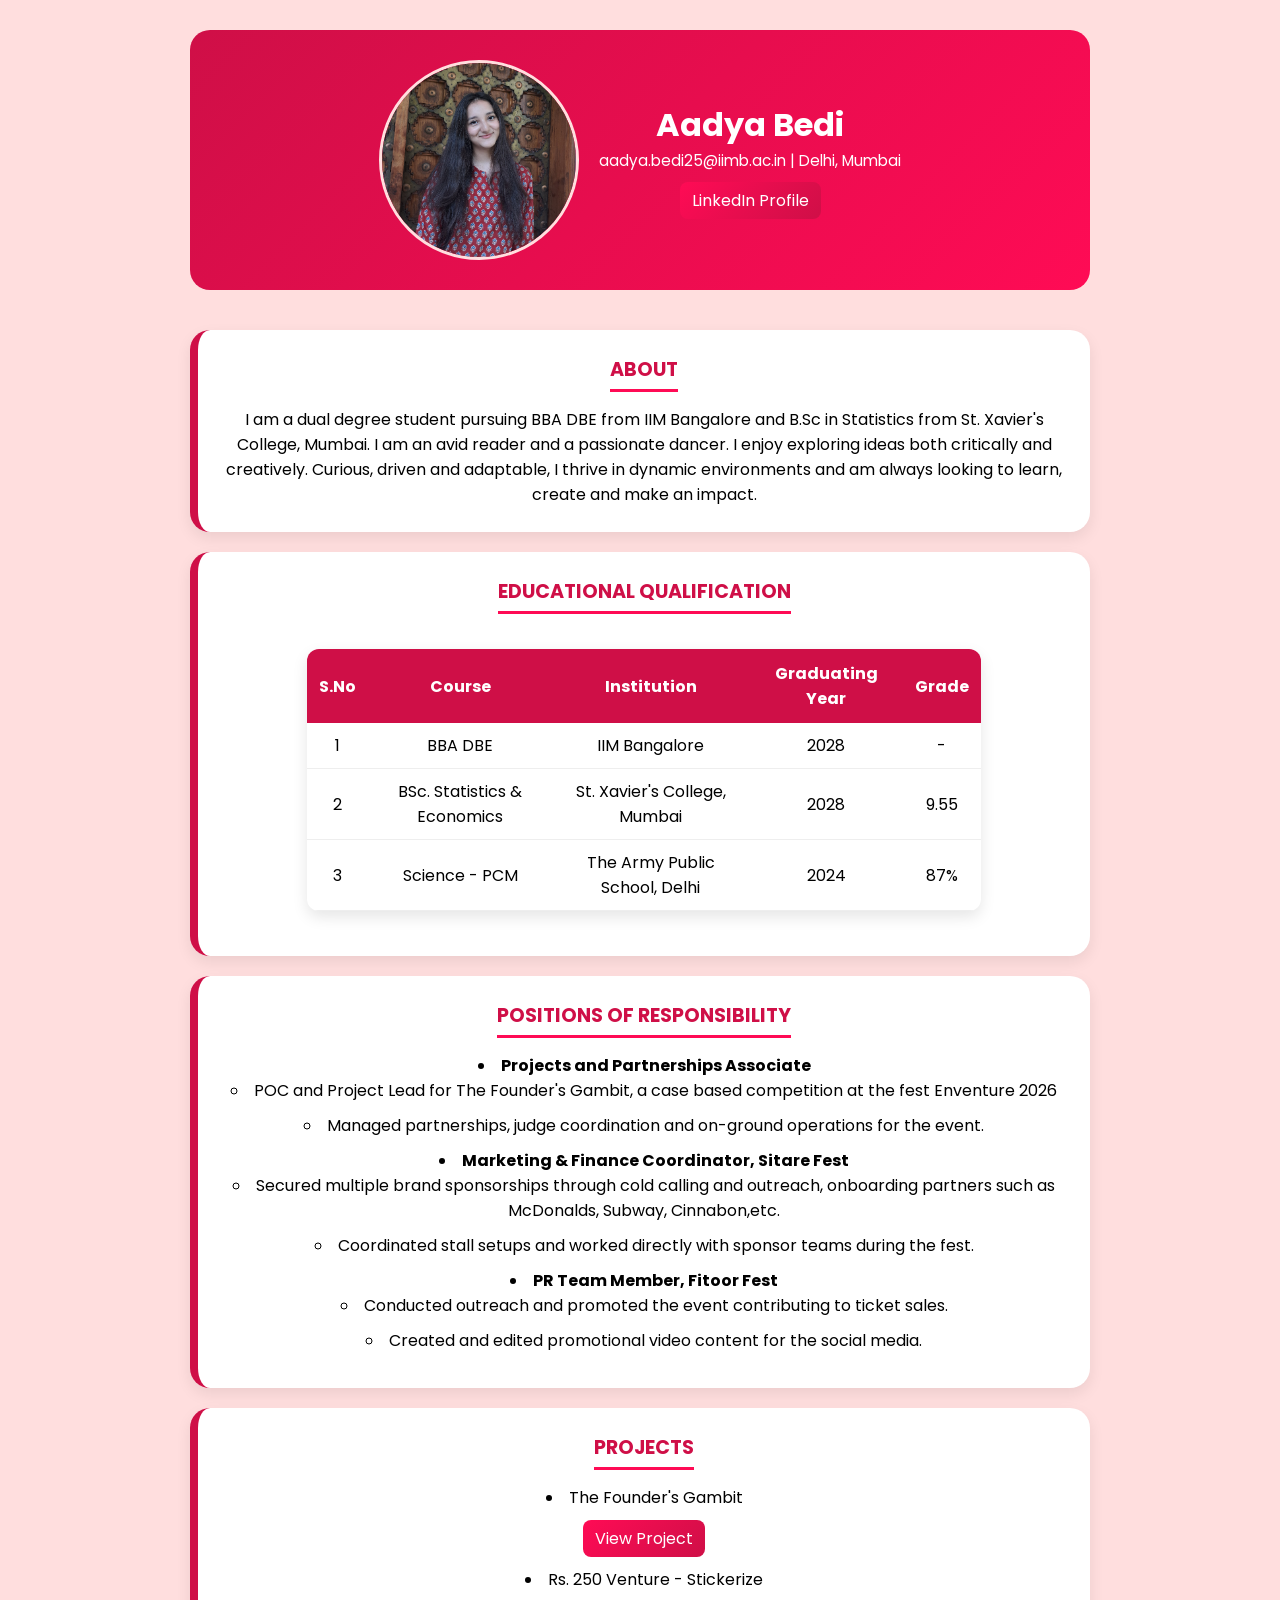
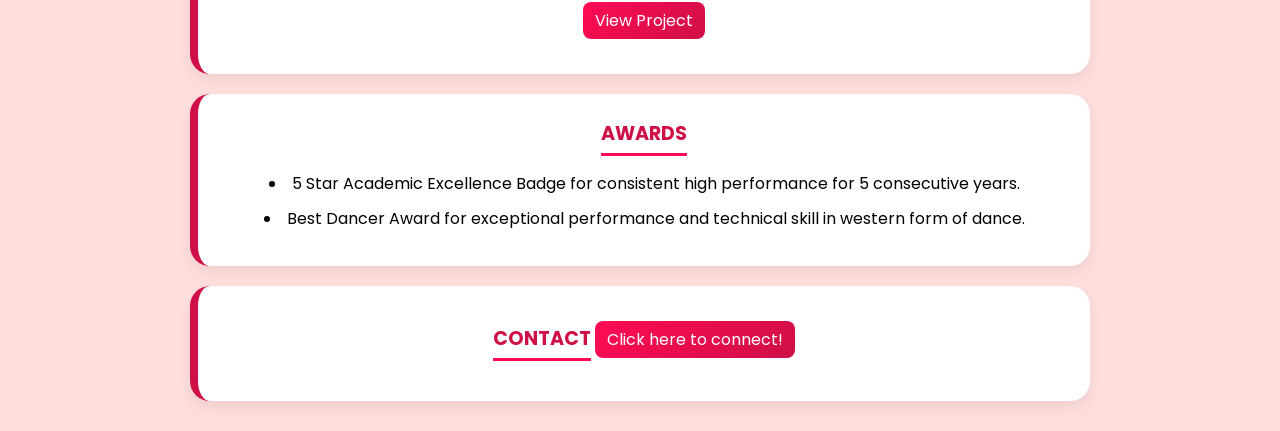
<file: index.html>
<!DOCTYPE html>
<html lang="en">
<head>
    <meta charset="UTF-8">
    <meta name="viewport" content="width=device-width, initial-scale=1.0">
    <title>Aadya Portfolio</title>

    <link rel="stylesheet" href="style.css">
    <link href="https://fonts.googleapis.com/css2?family=Poppins:wght@300;400;600&display=swap" rel="stylesheet">
</head>

<body>

    
    <header class="hero">
        <img src="./20251017_154340~3.jpg" alt="Photo of Aadya Bedi">
        <div class="hero-text">
            <h1>Aadya Bedi</h1>
            <p>aadya.bedi25@iimb.ac.in | Delhi, Mumbai</p>
            <a href="https://in.linkedin.com/in/aadya-bedi-83b111385">LinkedIn Profile</a>
        </div>
    </header>

    
    <section class="about-section">
    <h3 class="section-title">About</h3>
    <p>
        I am a dual degree student pursuing BBA DBE from IIM Bangalore and B.Sc in Statistics from St. Xavier's College, Mumbai.
        I am an avid reader and a passionate dancer. I enjoy exploring ideas both critically and creatively.
        Curious, driven and adaptable, I thrive in dynamic environments and am always looking to learn, create and make an impact.
 
    </p>
</section>
              
        
   
   
    <section>
        <h3 class="section-title">Educational Qualification</h3>
        <table>
            <tr>
                <th>S.No</th>
                <th>Course</th>
                <th>Institution</th>
                <th>Graduating Year</th>
                <th>Grade</th>
            </tr>
            <tr>
                <td>1</td>
                <td>BBA DBE</td>
                <td>IIM Bangalore</td>
                <td>2028</td>
                <td>-</td>
            </tr>
            <tr>
                <td>2</td>
                <td>BSc. Statistics & Economics</td>
                <td>St. Xavier's College, Mumbai</td>
                <td>2028</td>
                <td>9.55</td>
            </tr>
            <tr>
                <td>3</td>
                <td>Science - PCM</td>
                <td>The Army Public School, Delhi</td>
                <td>2024</td>
                <td>87%</td>
            </tr>
        </table>
    </section>

    
    <section>
        <h3 class="section-title">Positions of Responsibility</h3>
        <ul>
            <li>
                <strong>Projects and Partnerships Associate</strong>
                <ul>
                    <li>POC and Project Lead for The Founder's Gambit, a case based competition at the fest Enventure 2026</li>
                    <li>Managed partnerships, judge coordination and on-ground operations for the event.</li>
                </ul>
            </li>

            <li>
                <strong>Marketing & Finance Coordinator, Sitare Fest</strong>
                <ul>
                    <li>Secured multiple brand sponsorships through cold calling and outreach, onboarding partners such as McDonalds, Subway, Cinnabon,etc.</li>
                    <li>Coordinated stall setups and worked directly with sponsor teams during the fest. </li>
                </ul>
            </li>

            <li>
                <strong>PR Team Member, Fitoor Fest</strong>
                <ul>
                    <li>Conducted outreach and promoted the event contributing to ticket sales. </li>
                    <li>Created and edited promotional video content for the social media.</li>
                </ul>
            </li>
        </ul>
    </section>

    
    <section>
        <h3 class="section-title">Projects</h3>
        <ul>
            <li>
                The Founder's Gambit <br>
                <a href="./foundersgambit.html">View Project</a>
            </li>
            <li>
                Rs. 250 Venture - Stickerize <br>
                <a href="./stickerize.html">View Project</a>
            </li>
        </ul>
    </section>

    <section>
        <h3 class="section-title">Awards</h3>
        <ul>
            <li>5 Star Academic Excellence Badge for consistent high performance for 5 consecutive years. </li>
            <li>Best Dancer Award for exceptional performance and technical skill in western form of dance.</li>
        </ul>
    </section>

   
    <section>
        <h3 class="section-title">Contact</h3>
        <a href="./connect.html">Click here to connect! </a>
    </section>

</body>
</html>
</file>
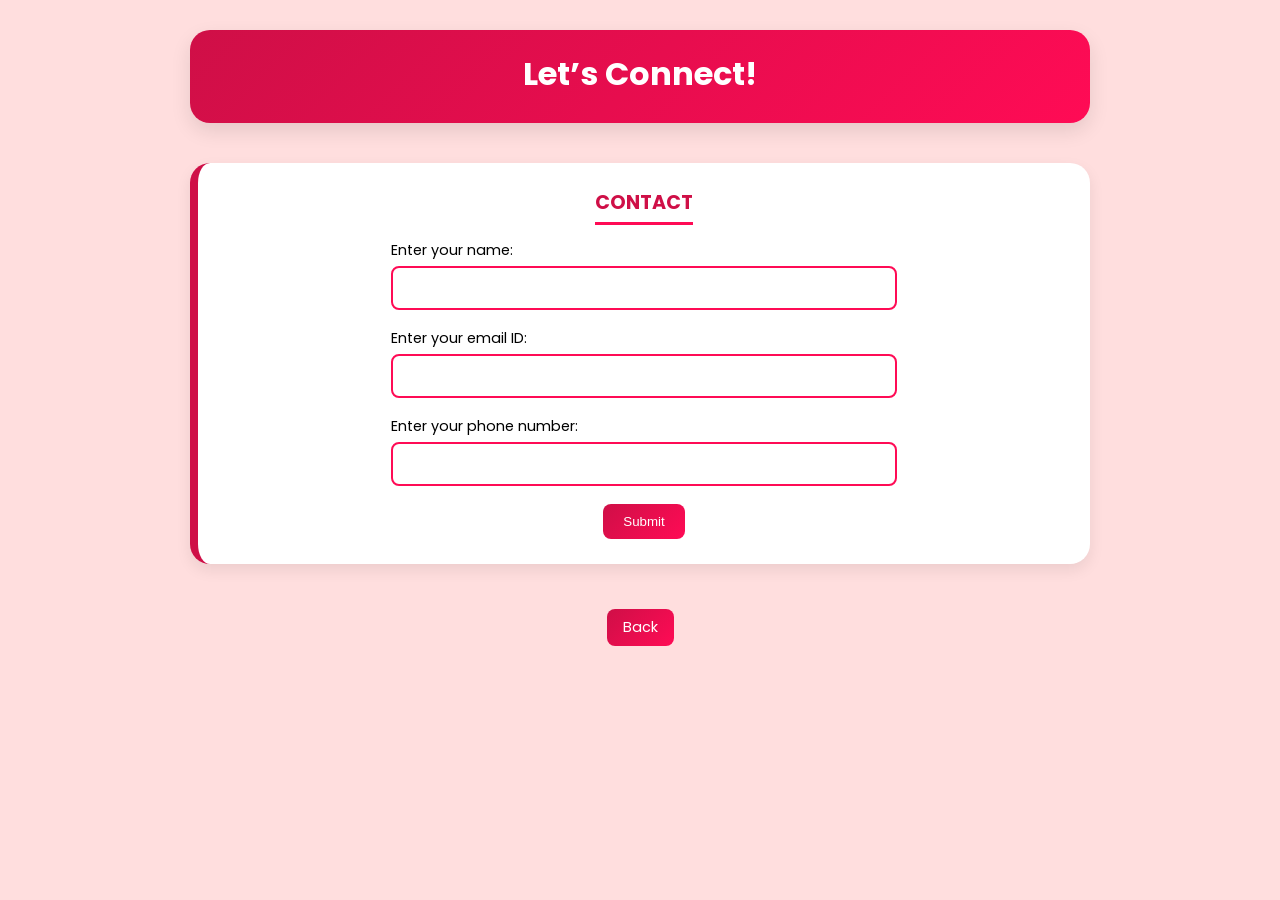
<file: connect.html>
<!DOCTYPE html>
<html lang="en">
<head>
    <meta charset="UTF-8">
    <meta name="viewport" content="width=device-width, initial-scale=1.0">
    <title>Connect</title>

    <link rel="stylesheet" href="style.css">

    
    <link href="https://fonts.googleapis.com/css2?family=Poppins:wght@300;400;600&display=swap" rel="stylesheet">
</head>

<body>

    
    <div class="title-box">
        <h1>Let’s Connect!</h1>
    </div>

    
    <section>
        <h3 class="section-title">Contact</h3>

        <form class="contact-form">

            <div class="form-group">
                <label>Enter your name:</label>
                <input type="text" name="name" required>
            </div>

            <div class="form-group">
                <label>Enter your email ID:</label>
                <input type="email" name="email" required>
            </div>

            <div class="form-group">
                <label>Enter your phone number:</label>
                <input type="number" name="number" required>
            </div>

            <button type="submit">Submit</button>

        </form>
    </section>

<div style="text-align: center; margin-top: 25px;">
        <a href="index.html" class="back-button">Back</a>
</div>
   

</body>
</html>
</file>
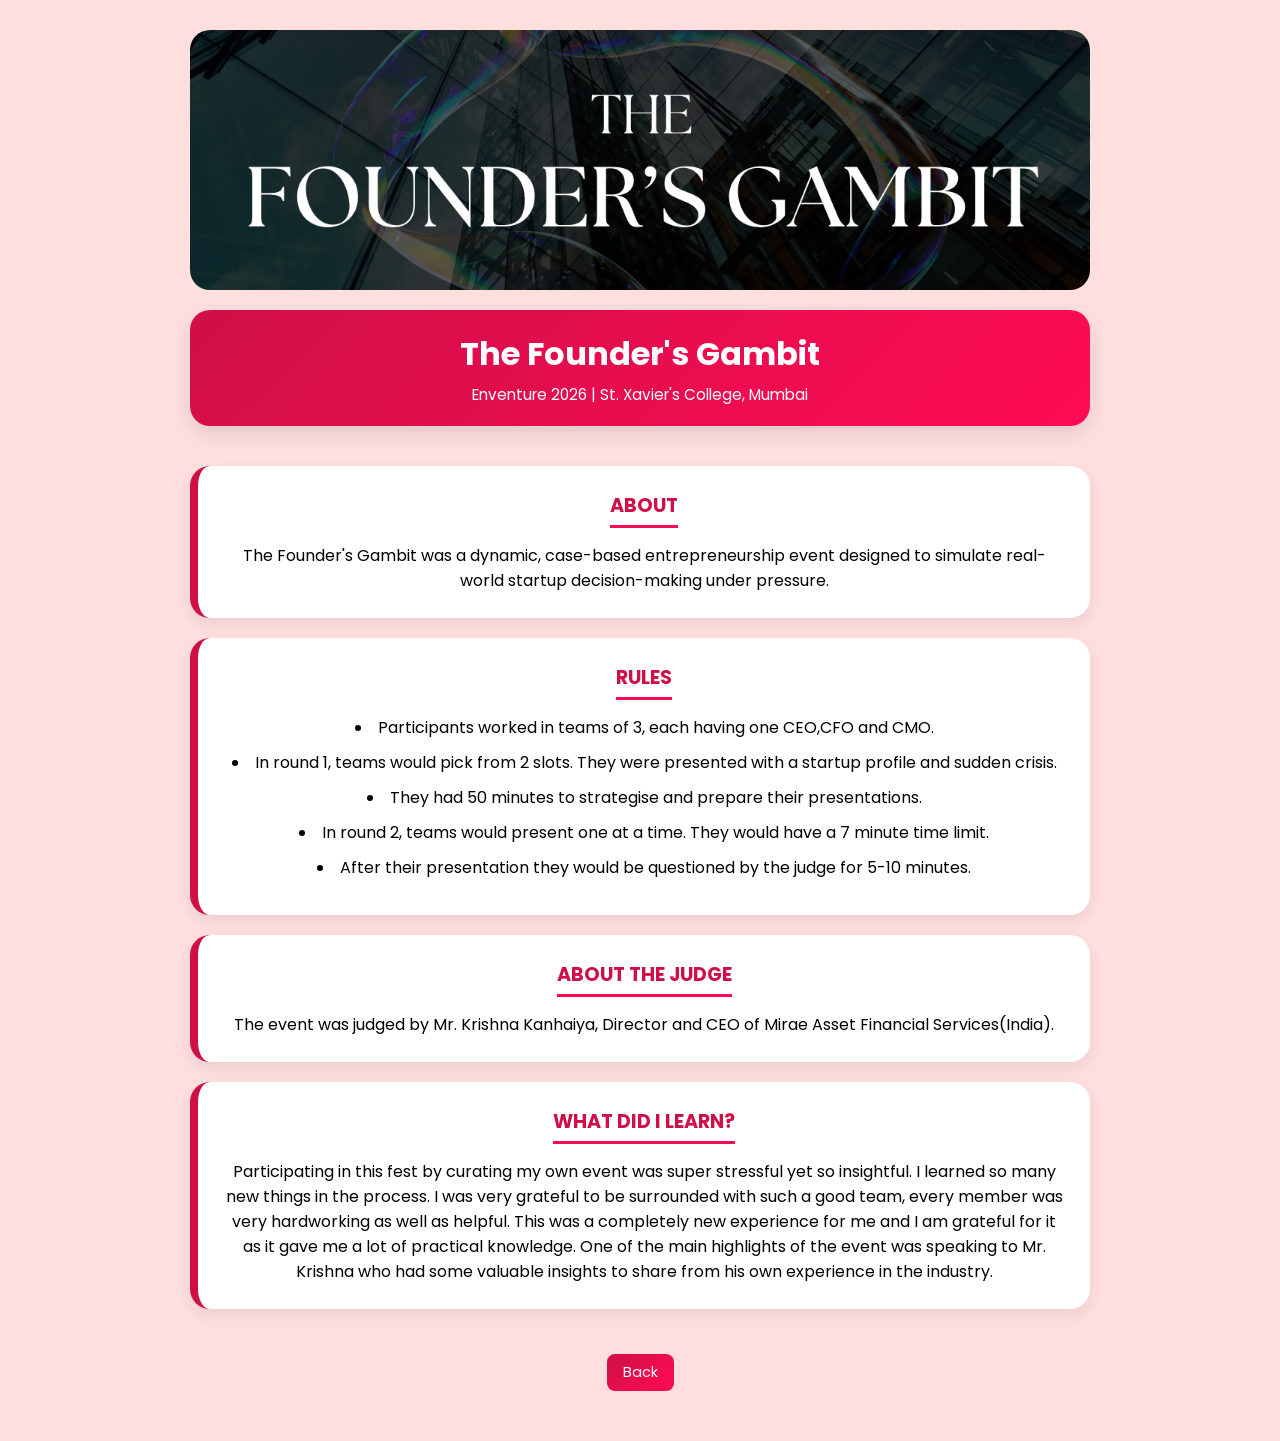
<file: foundersgambit.html>
<!DOCTYPE html>
<html lang="en">
<head>
    <meta charset="UTF-8">
    <meta name="viewport" content="width=device-width, initial-scale=1.0">
    <title>Founder's Gambit</title>

    <link rel="stylesheet" href="style.css">
    <link href="https://fonts.googleapis.com/css2?family=Poppins:wght@300;400;600&display=swap" rel="stylesheet">
</head>

<body>

   
    <div class="logo-banner">
        <img src="./1000209483.jpg" alt="Founder's Gambit">
    </div>

    
    <div class="title-box">
        <h1>The Founder's Gambit</h1>
        <p>Enventure 2026 | St. Xavier's College, Mumbai</p>
    </div>

    
    <section>
        <h3 class="section-title">About</h3>
        <p>
            The Founder's Gambit was a dynamic, case-based entrepreneurship event designed to simulate real-world startup decision-making under pressure.
        </p>
    </section>

    
    <section>
        <h3 class="section-title">Rules</h3>
        <ul>
            <li>Participants worked in teams of 3, each having one CEO,CFO and CMO.</li>
            <li>In round 1, teams would pick from 2 slots. They were presented with a startup profile and sudden crisis.</li>
            <li>They had 50 minutes to strategise and prepare their presentations.</li>
            <li>In round 2, teams would present one at a time. They would have a 7 minute time limit.</li>
            <li>After their presentation they would be questioned by the judge for 5-10 minutes.</li>
        </ul>
    </section>

    
    <section>
        <h3 class="section-title">About the Judge</h3>
        <p>The event was judged by Mr. Krishna Kanhaiya, Director and CEO of Mirae Asset Financial Services(India).</p>
    </section>

    
    <section>
        <h3 class="section-title">What did I learn? </h3>
        <p>
            Participating in this fest by curating my own event was super stressful yet so insightful. I learned so many new things in the process. I was very grateful to be surrounded with such a good team, every member was very hardworking as well as helpful. This was a completely new experience for me and I am grateful for it as it gave me a lot of practical knowledge. One of the main highlights of the event was speaking to Mr. Krishna who had some valuable insights to share from his own experience in the industry.
        </p>
    </section>

    
<div style="text-align: center; margin-top: 25px;">
        <a href="index.html" class="back-button">Back</a>
</div>

</body>
</html>
</file>
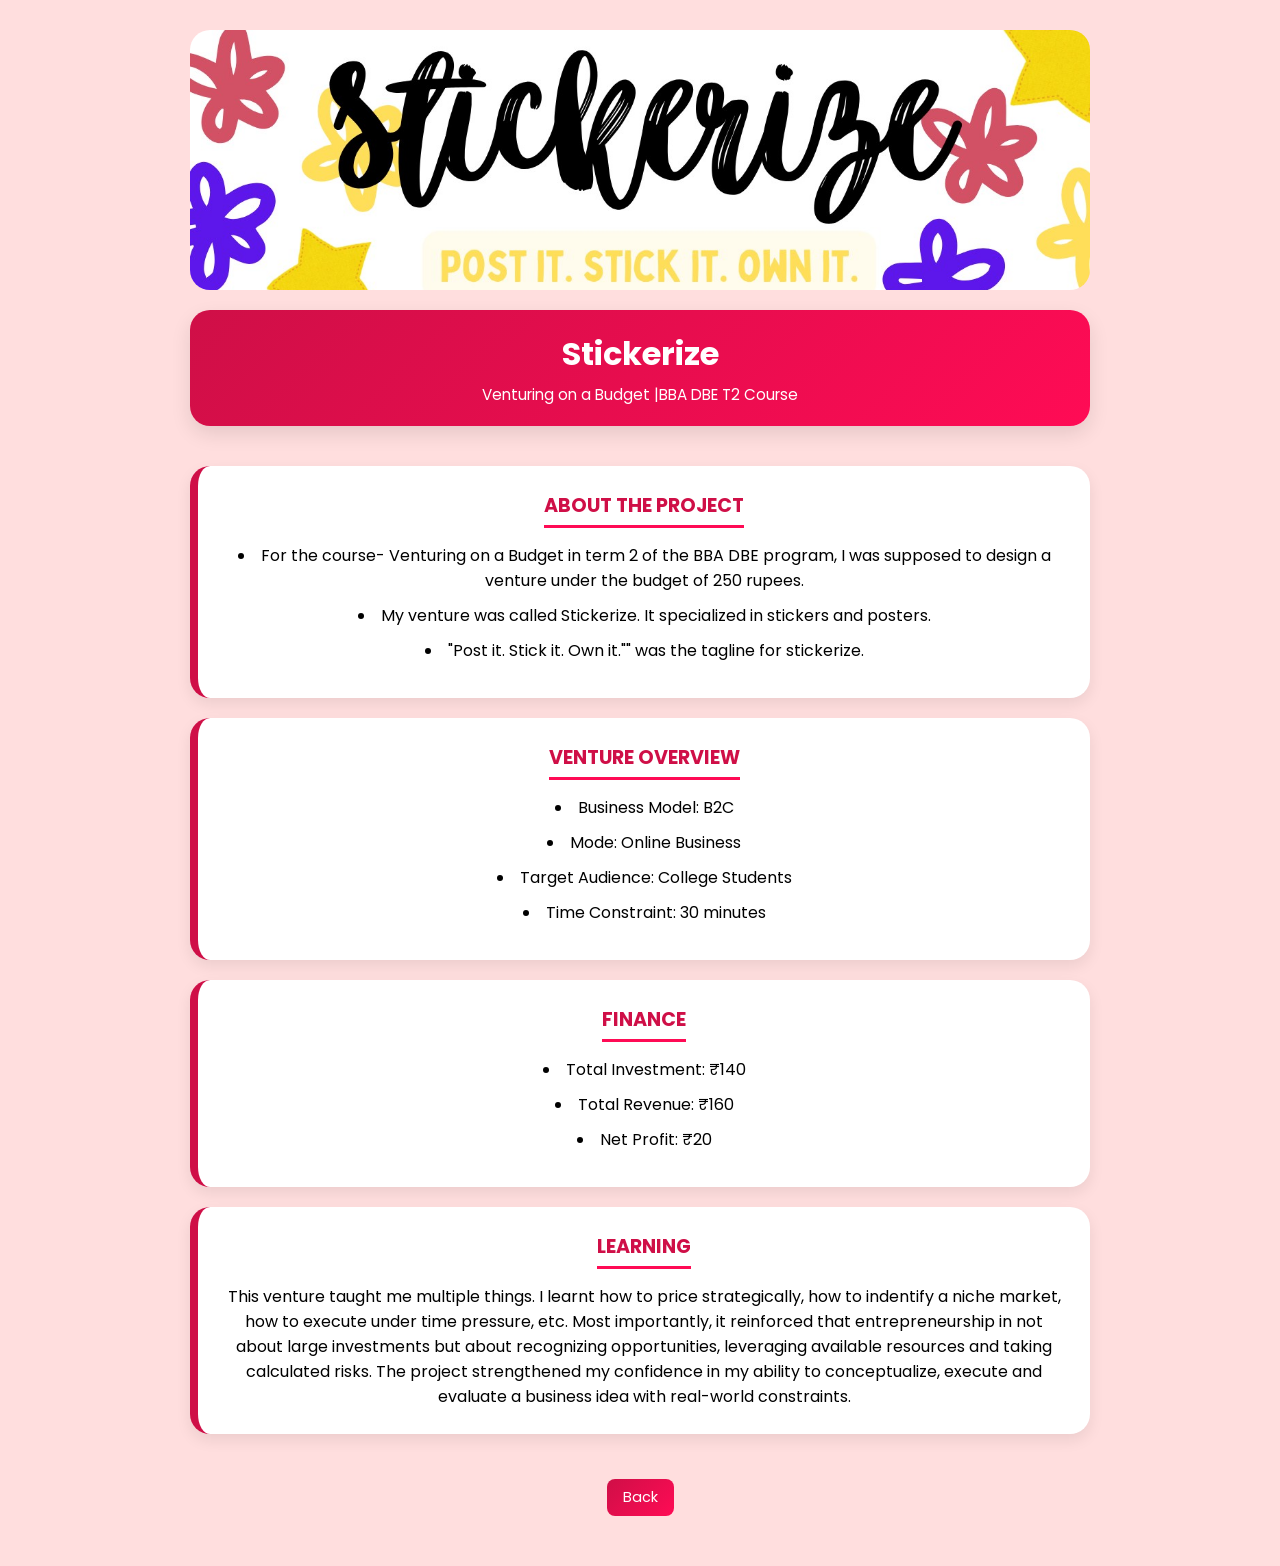
<file: stickerize.html>
<!DOCTYPE html>
<html lang="en">
<head>
    <meta charset="UTF-8">
    <meta name="viewport" content="width=device-width, initial-scale=1.0">
    <title>Stickerize</title>

    <link rel="stylesheet" href="style.css">
    <link href="https://fonts.googleapis.com/css2?family=Poppins:wght@300;400;600&display=swap" rel="stylesheet">
</head>

<body>

   
    <div class="logo-banner">
        <img src="./1000203506.png" alt="Stickerize">
    </div>

    <div class="title-box">
        <h1>Stickerize</h1>
        <p>Venturing on a Budget |BBA DBE T2 Course</p>
    </div>

    <section>
        <h3 class="section-title">About The Project</h3>
        <ul>
            <li>For the course- Venturing on a Budget in term 2 of the BBA DBE program, I was supposed to design a venture under the budget of 250 rupees.</li>
            <li>My venture was called Stickerize. It specialized in stickers and posters.</li>
            <li>"Post it. Stick it. Own it."" was the tagline for stickerize.</li>
        </ul>
    </section>

    <section>
        <h3 class="section-title">Venture Overview</h3>
        <ul>
            <li>Business Model: B2C </li>
            <li>Mode: Online Business</li>
            <li>Target Audience: College Students</li>
            <li>Time Constraint: 30 minutes </li>
        </ul>
    </section>

    <section>
        <h3 class="section-title">Finance</h3>
        <ul>
            <li>Total Investment: ₹140</li>
            <li>Total Revenue: ₹160</li>
            <li>Net Profit: ₹20</li>
        </ul>
    </section>

    <section>
        <h3 class="section-title">Learning</h3>
        <p>
            This venture taught me multiple things. I learnt how to price strategically, how to indentify a niche market, how to execute under time pressure, etc. Most importantly, it reinforced that entrepreneurship in not about large investments but about recognizing opportunities, leveraging available resources and taking calculated risks. The project strengthened my confidence in my ability to conceptualize, execute and evaluate a business idea with real-world constraints.
        </p>
    </section>


<div style="text-align: center; margin-top: 25px;">
        <a href="index.html" class="back-button">Back</a>
    </div>

</body>
</html>
</file>
<file: style.css>
* {
    margin: 0;
    padding: 0;
    box-sizing: border-box;
}


body {
    font-family: 'Poppins', sans-serif;
    background: #FFDEDE;
    color: #000000;

    display: flex;
    flex-direction: column;
    align-items: center;

    padding: 30px;
}


.logo-banner,
.title-box,
section {
    width: 90%;
    max-width: 900px;
}


.logo-banner {
    border-radius: 20px;
    overflow: hidden;
    margin-bottom: 20px;
}

.logo-banner img {
    width: 100%;
    height: 260px;
    object-fit: cover;
    display: block;
}


.title-box {
    background: linear-gradient(135deg, #CF0F47, #FF0B55);
    color: white;

    padding: 20px;
    border-radius: 20px;

    text-align: center;
    margin-bottom: 20px;

    box-shadow: 0 8px 20px rgba(0,0,0,0.1);
}

.title-box h1 {
    font-size: 2rem;
    margin-bottom: 5px;
}

.title-box p {
    font-size: 0.95rem;
}


section {
    background: white;
    padding: 25px;
    margin-top: 20px;

    border-radius: 20px;
    border-left: 8px solid #CF0F47;

    text-align: center;
    box-shadow: 0 6px 15px rgba(0,0,0,0.08);
}


.section-title {
    font-weight: 700;
    font-size: 1.2rem;

    color: #CF0F47;

    margin-bottom: 15px;
    text-transform: uppercase;

    border-bottom: 3px solid #FF0B55;
    display: inline-block;
    padding-bottom: 5px;
}


ul {
    list-style-position: inside;
}

li {
    margin-bottom: 10px;
}


a {
    text-decoration: none;
    color: white;

    background: linear-gradient(135deg, #FF0B55, #CF0F47);
    padding: 6px 12px;
    border-radius: 8px;

    display: inline-block;
    margin-top: 10px;
}

a:hover {
    background: #000000;
}


.content-img {
    width: 90%;
    max-width: 700px;
    margin: 20px auto;
    border-radius: 15px;
}


@media (max-width: 600px) {
    .logo-banner img {
        height: 200px;
    }
}


.hero {
    display: flex;
    align-items: center;       
    justify-content: center;   
    gap: 20px;

    width: 90%;
    max-width: 900px;

    background: linear-gradient(135deg, #CF0F47, #FF0B55);
    color: white;

    padding: 30px;
    border-radius: 20px;

    margin-bottom: 20px;
}

.hero img {
    width: 200px;
    height: 200px;
    border-radius: 50%;
    object-fit: cover;
    border: 3px solid #FFDEDE;
}

.hero-text h1 {
    font-size: 2rem;
}

.hero-text p {
    font-size: 0.95rem;
}


table {
    width: 80%;
    margin: 20px auto;

    border-collapse: collapse;
    background: white;

    border-radius: 12px;
    overflow: hidden;

    box-shadow: 0 6px 15px rgba(0,0,0,0.1);
}

table th {
    background: #CF0F47;
    color: white;
    padding: 12px;
}

table td {
    padding: 10px;
    text-align: center;
    border-bottom: 1px solid #eee;
}


.back-button {
    display: inline-block !important;

    background: linear-gradient(135deg, #CF0F47, #FF0B55);
    color: white !important;

    padding: 8px 16px !important;
    border-radius: 8px;

    text-decoration: none;
    font-size: 0.9rem;

    margin: 20px auto;
}


body {
    text-align: center;
}


.back-button:hover {
    background: #000000 !important;
}



.contact-form {
    display: flex;
    flex-direction: column;
    gap: 18px;

    width: 60%;
    margin: 0 auto;
}

.form-group {
    display: flex;
    flex-direction: column;
    align-items: flex-start;
}

.form-group label {
    margin-bottom: 5px;
    font-size: 0.9rem;
}

.form-group input {
    width: 100%;
    padding: 10px;

    border-radius: 8px;
    border: 2px solid #FF0B55;

    font-family: 'Poppins', sans-serif;
}

.form-group input:focus {
    border-color: #CF0F47;
    outline: none;
}


.contact-form button {
    align-self: center;

    background: linear-gradient(135deg, #CF0F47, #FF0B55);
    color: white;

    padding: 10px 20px;
    border-radius: 8px;

    border: none;
    cursor: pointer;
}

.contact-form button:hover {
    background: #000000;
}
</file>
